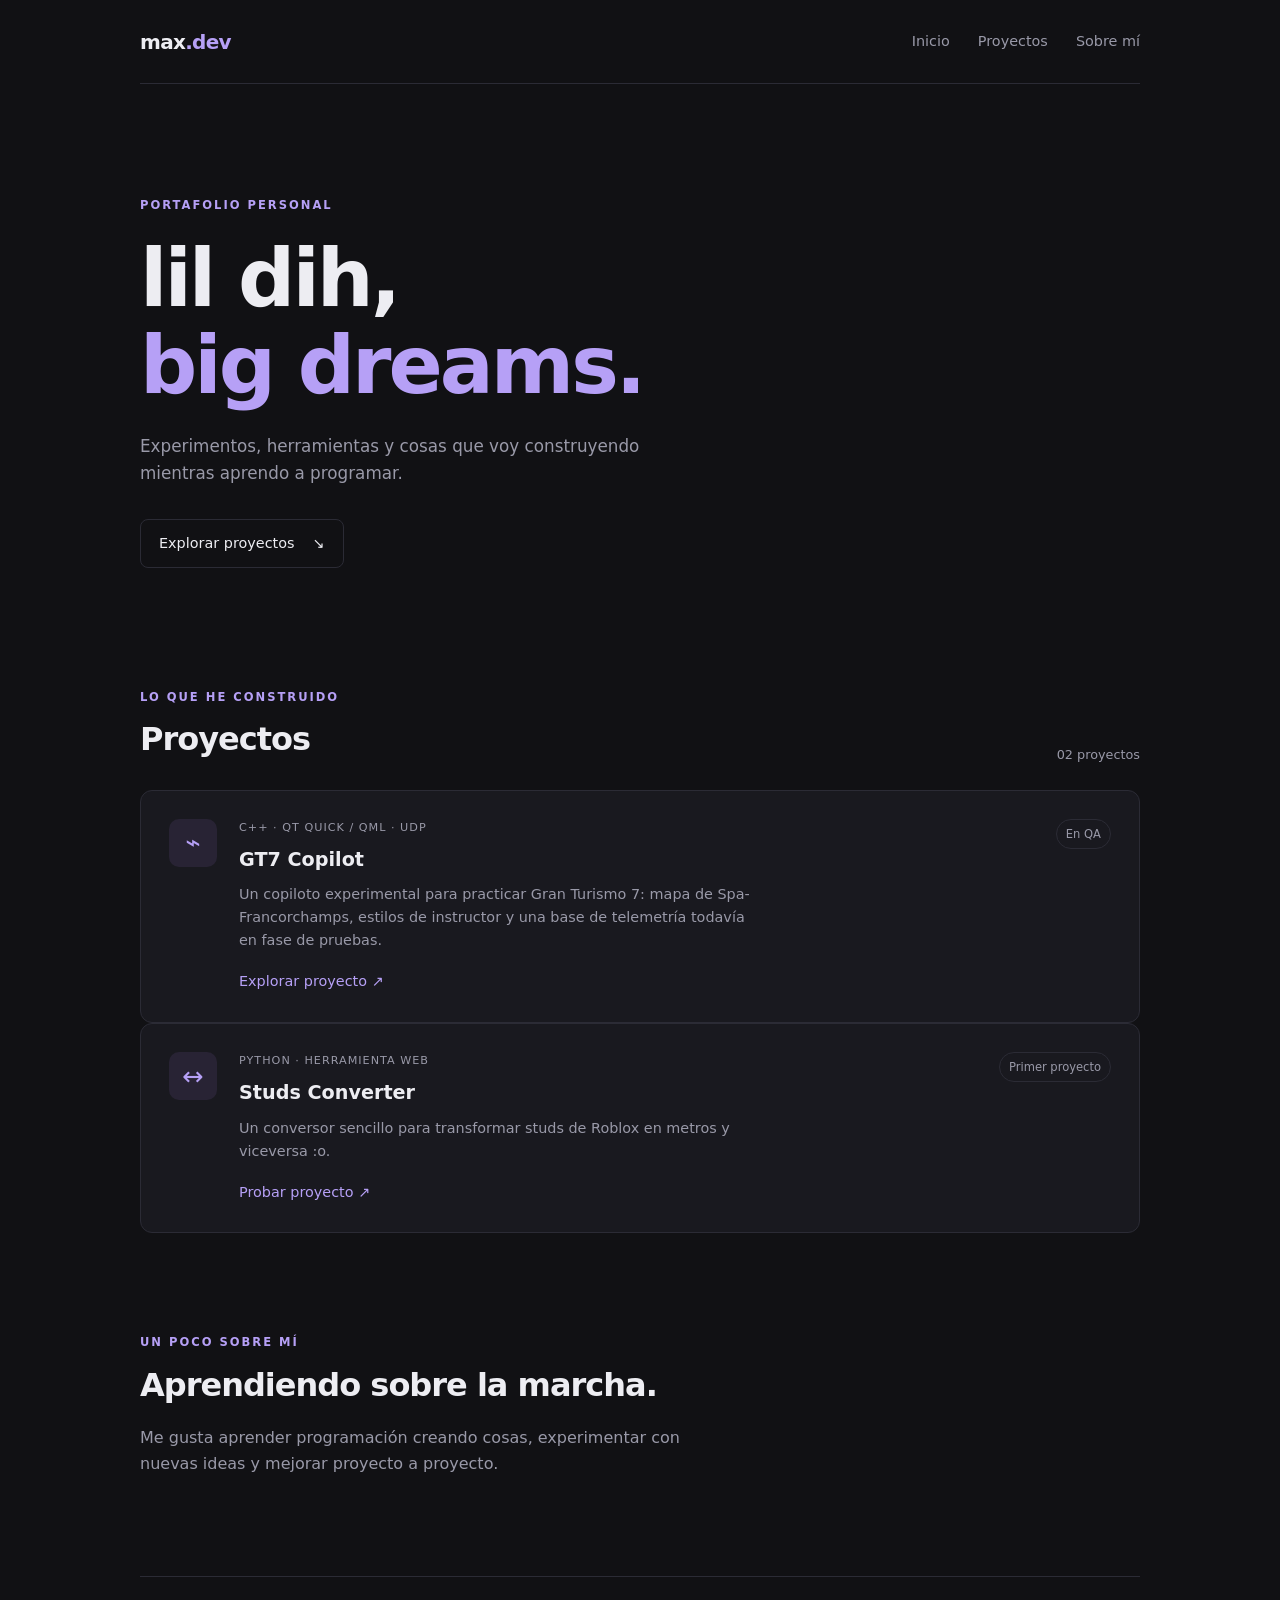
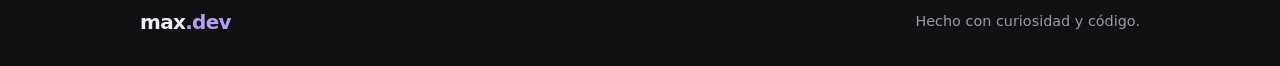
<file: index.html>
<!DOCTYPE html>
<html lang="es">
<head>
    <meta charset="UTF-8">
    <meta name="viewport" content="width=device-width, initial-scale=1.0">
    <meta name="description" content="Portafolio personal de programación y proyectos.">
    <title>max.dev — Portafolio</title>
    <link rel="stylesheet" href="style.css">
    <script src="script.js" defer></script>
</head>
<body>

    <header class="navbar">
        <a class="logo" href="#inicio">max<span>.dev</span></a>

        <nav aria-label="Navegación principal">
            <a href="#inicio">Inicio</a>
            <a href="#proyectos">Proyectos</a>
            <a href="#sobre-mi">Sobre mí</a>
        </nav>
    </header>

    <main>
        <section class="hero" id="inicio">
            <p class="eyebrow">PORTAFOLIO PERSONAL</p>

            <h1>lil dih,<br>
                <span>big dreams.</span>
            </h1>

            <p class="intro">
                Experimentos, herramientas y cosas que voy
                construyendo mientras aprendo a programar.
            </p>

            <a class="button" href="#proyectos">
                Explorar proyectos <span aria-hidden="true">↘</span>
            </a>
        </section>

        <section class="projects" id="proyectos">
            <div class="section-heading">
                <div>
                    <p class="eyebrow">LO QUE HE CONSTRUIDO</p>
                    <h2>Proyectos</h2>
                </div>
                <span class="project-count">02 proyectos</span>
            </div>

            <article class="project-card">
                <div class="project-icon" aria-hidden="true">⌁</div>

                <div class="project-info">
                    <p class="project-type">C++ · QT QUICK / QML · UDP</p>
                    <h3>GT7 Copilot</h3>
                    <p>
                        Un copiloto experimental para practicar Gran Turismo 7:
                        mapa de Spa-Francorchamps, estilos de instructor y una base
                        de telemetría todavía en fase de pruebas.
                    </p>
                    <a class="project-link" href="gt7-copilot.html">
                        Explorar proyecto <span aria-hidden="true">↗</span>
                    </a>
                </div>

                <span class="status">En QA</span>
            </article>

            <article class="project-card">
                <div class="project-icon" aria-hidden="true">↔</div>

                <div class="project-info">
                    <p class="project-type">PYTHON · HERRAMIENTA WEB</p>
                    <h3>Studs Converter</h3>
                    <p>
                        Un conversor sencillo para transformar
                        studs de Roblox en metros y viceversa :o.
                    </p>
                    <a class="project-link" href="conversor.html">
                        Probar proyecto <span aria-hidden="true">↗</span>
                    </a>
                </div>

                <span class="status">Primer proyecto</span>
            </article>
        </section>

        <section class="about" id="sobre-mi">
            <p class="eyebrow">UN POCO SOBRE MÍ</p>
            <h2>Aprendiendo sobre la marcha.</h2>
            <p>
                Me gusta aprender programación creando cosas,
                experimentar con nuevas ideas y mejorar proyecto
                a proyecto.
            </p>
        </section>
    </main>

    <footer>
        <a class="logo" href="#inicio">max<span>.dev</span></a>
        <p>Hecho con curiosidad y código.</p>
    </footer>

</body>
</html>
</file>
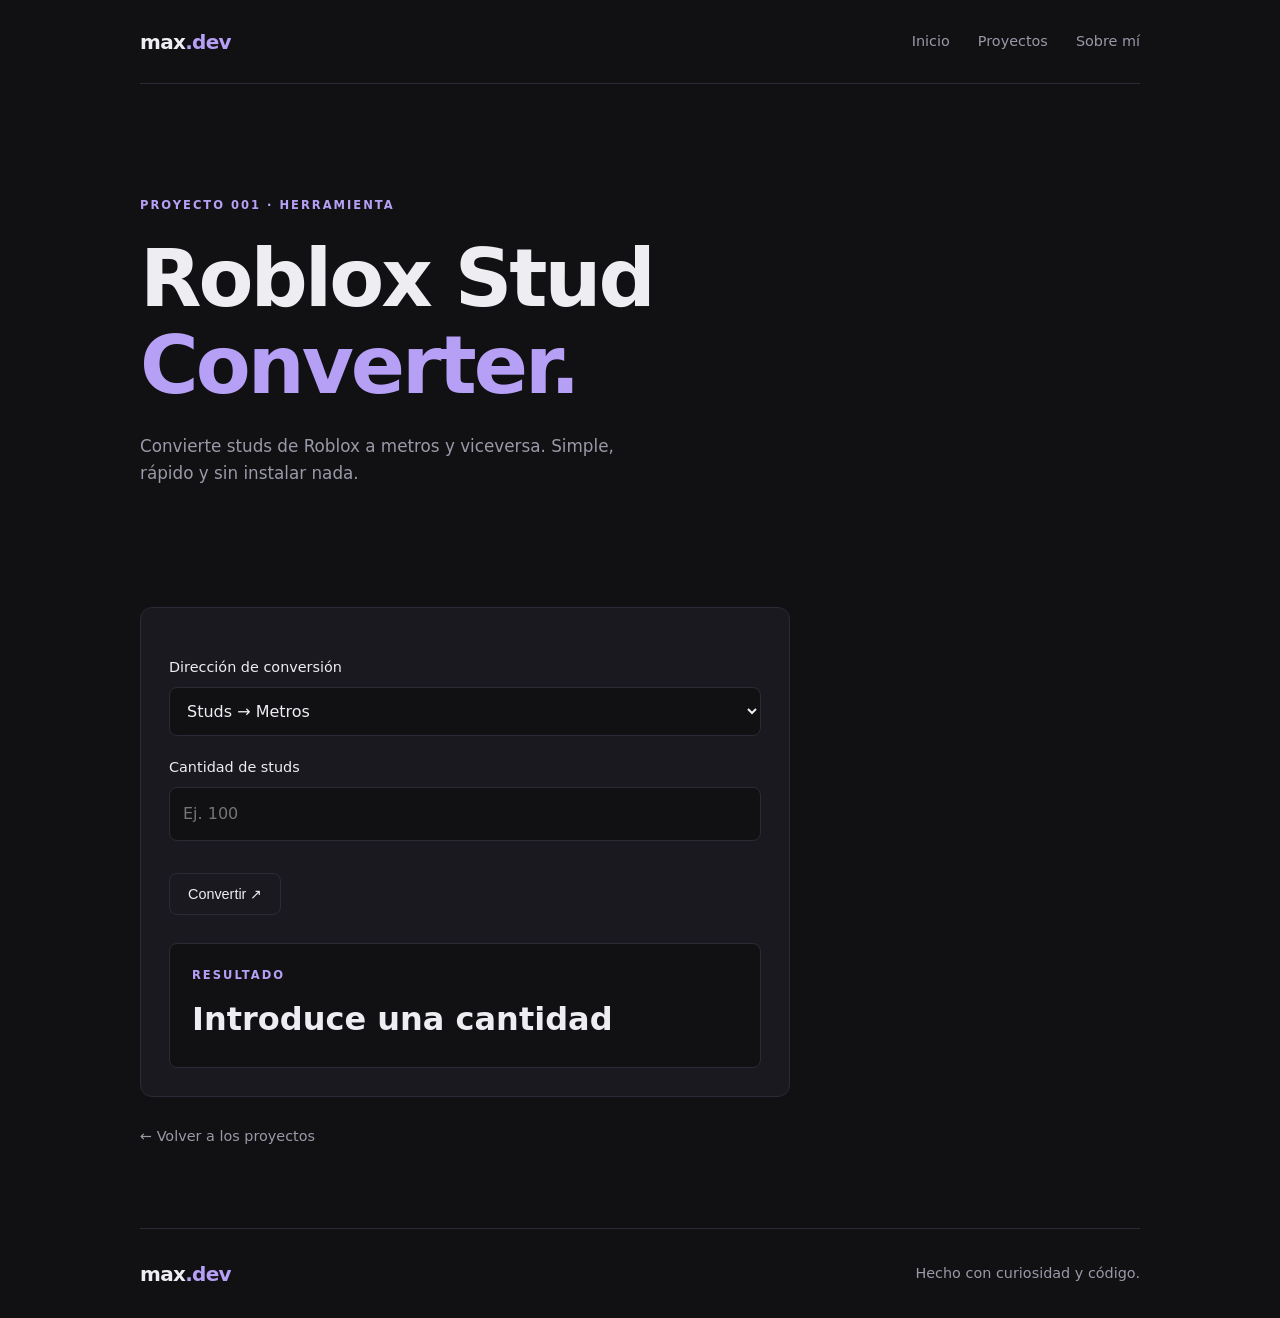
<file: conversor.html>
<!DOCTYPE html>
<html lang="es">
<head>
    <meta charset="UTF-8">
    <meta name="viewport" content="width=device-width, initial-scale=1.0">
    <title>Conversor de Studs — max.dev</title>
    <link rel="stylesheet" href="style.css">
    <script src="conversor.js" defer></script>
</head>
<body>

    <header class="navbar">
        <a class="logo" href="index.html">max<span>.dev</span></a>

        <nav aria-label="Navegación principal">
            <a href="index.html#inicio">Inicio</a>
            <a href="index.html#proyectos">Proyectos</a>
            <a href="index.html#sobre-mi">Sobre mí</a>
        </nav>
    </header>

    <main>
        <section class="hero">
            <p class="eyebrow">PROYECTO 001 · HERRAMIENTA</p>
            <h1>Roblox Stud <span>Converter.</span></h1>
            <p class="intro">
                Convierte studs de Roblox a metros y viceversa.
                Simple, rápido y sin instalar nada.
            </p>
        </section>

        <section class="converter project-card">
            <div class="project-info">
                <label for="modo">Dirección de conversión</label>
                <select id="modo">
                    <option value="studs">Studs → Metros</option>
                    <option value="metros">Metros → Studs</option>
                </select>

                <label for="cantidad" id="etiqueta-cantidad">
                    Cantidad de studs
                </label>
                <input
                    id="cantidad"
                    type="number"
                    min="0"
                    step="any"
                    placeholder="Ej. 100"
                >

                <button class="button" id="convertir" type="button">
                    Convertir ↗
                </button>

                <div class="result" aria-live="polite">
                    <p class="eyebrow">RESULTADO</p>
                    <output id="resultado">Introduce una cantidad</output>
                </div>
            </div>
        </section>

        <p class="back-link">
            <a href="index.html#proyectos">← Volver a los proyectos</a>
        </p>
    </main>

    <footer>
        <a class="logo" href="index.html">max<span>.dev</span></a>
        <p>Hecho con curiosidad y código.</p>
    </footer>

</body>
</html>
</file>
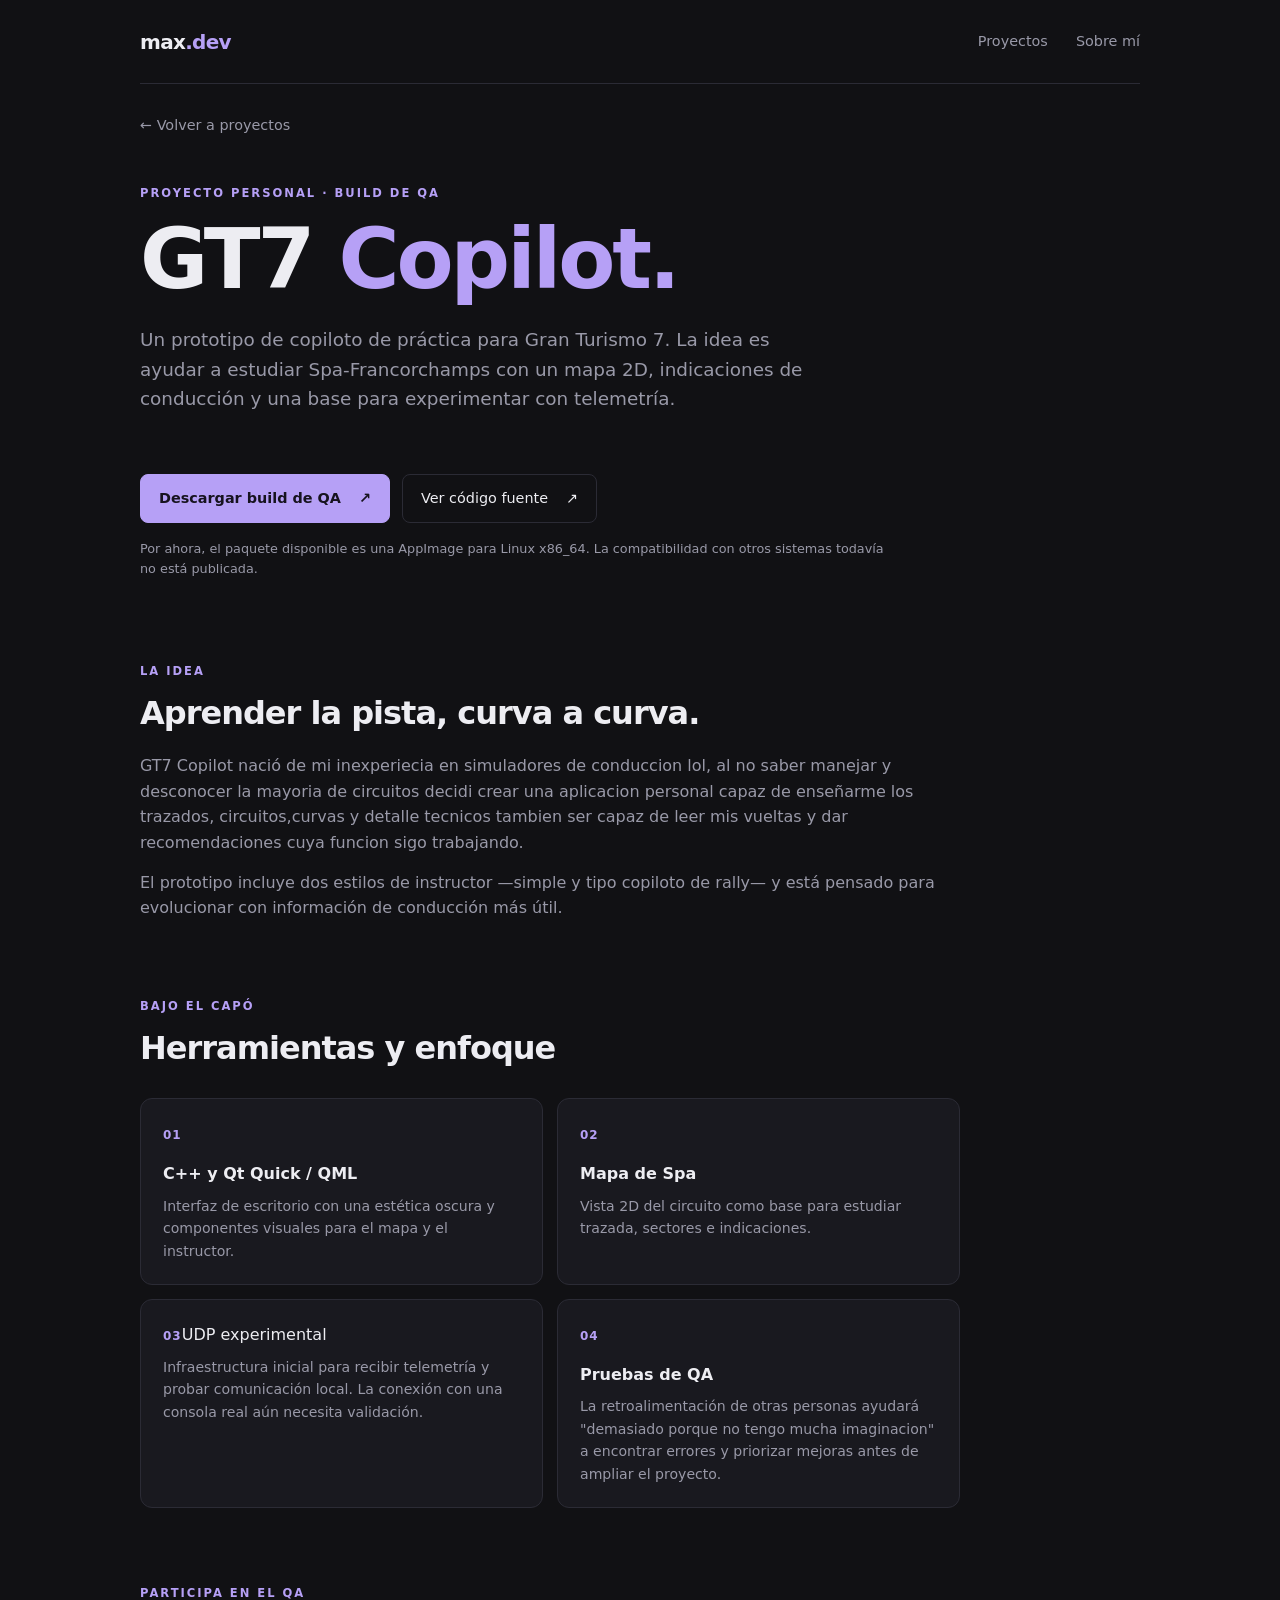
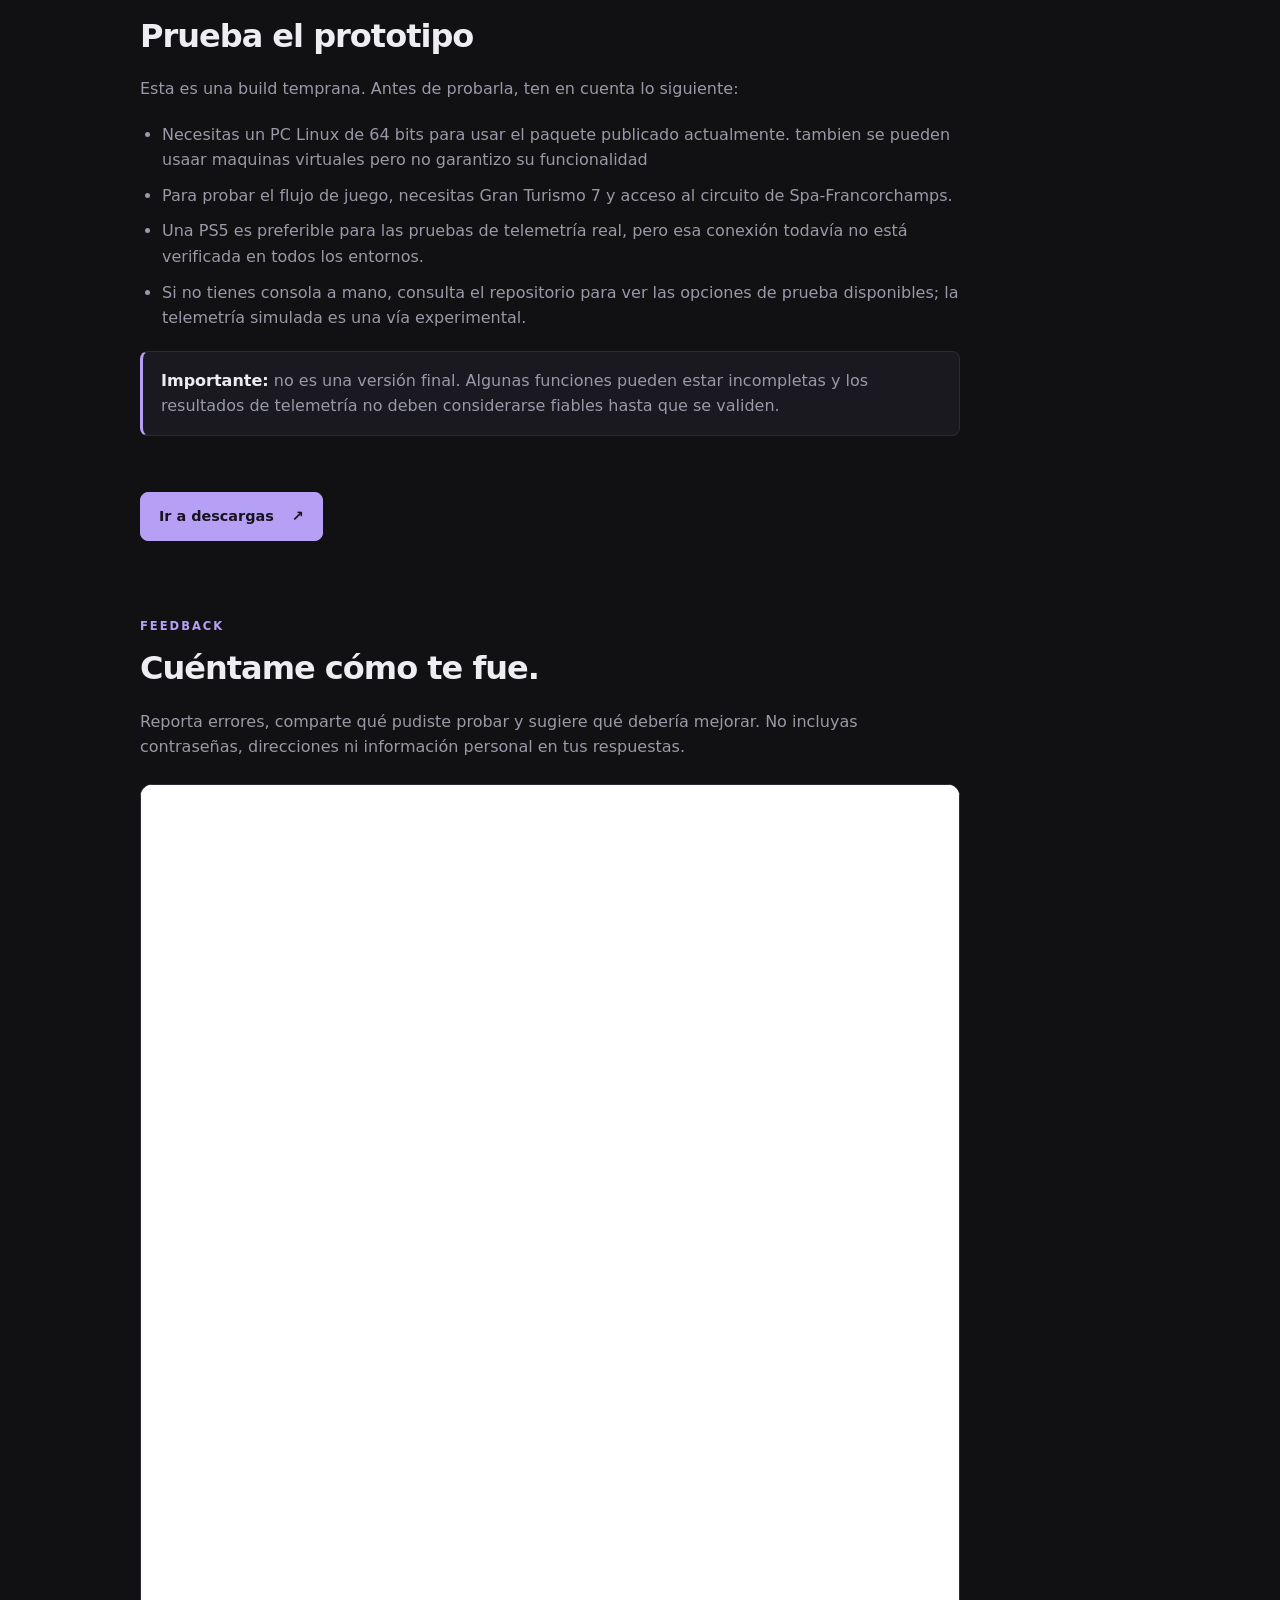
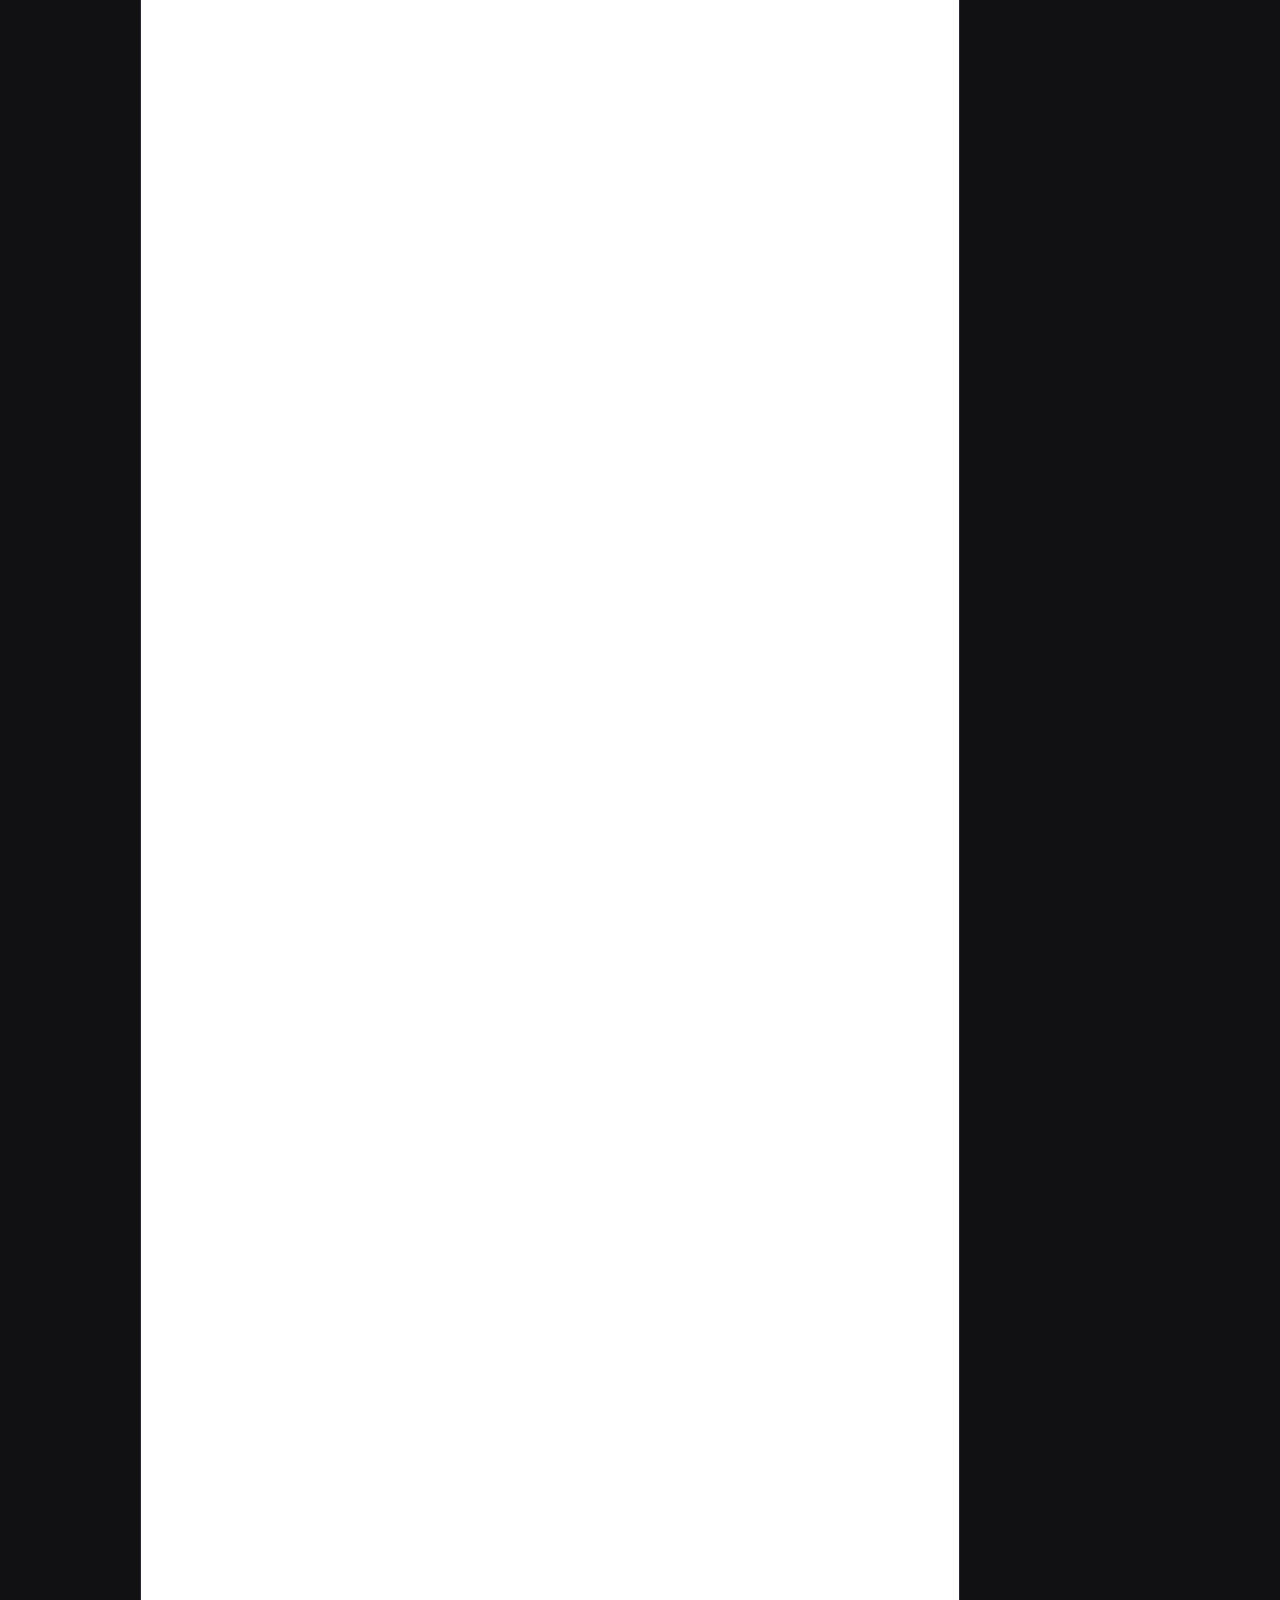
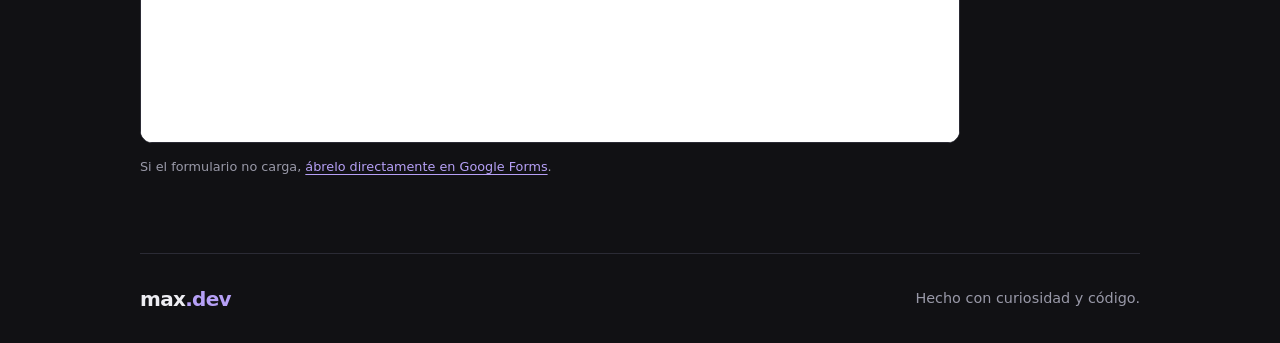
<file: gt7-copilot.html>
<!DOCTYPE html>
<html lang="es">
<head>
    <meta charset="UTF-8">
    <meta name="viewport" content="width=device-width, initial-scale=1.0">
    <meta name="description" content="GT7 Copilot: prototipo de copiloto de práctica para Gran Turismo 7, con mapa de Spa y telemetría experimental.">
    <title>GT7 Copilot — max.dev</title>
    <link rel="stylesheet" href="style.css">
</head>
<body>
    <header class="navbar">
        <a class="logo" href="index.html">max<span>.dev</span></a>
        <nav aria-label="Navegación principal">
            <a href="index.html#proyectos">Proyectos</a>
            <a href="index.html#sobre-mi">Sobre mí</a>
        </nav>
    </header>

    <main class="project-page">
        <a class="back-link" href="index.html#proyectos">← Volver a proyectos</a>

        <section class="project-hero">
            <p class="eyebrow">PROYECTO PERSONAL · BUILD DE QA</p>
            <h1>GT7 <span>Copilot.</span></h1>
            <p class="project-lead">
                Un prototipo de copiloto de práctica para Gran Turismo 7.
                La idea es ayudar a estudiar Spa-Francorchamps con un mapa 2D,
                indicaciones de conducción y una base para experimentar con telemetría.
            </p>
            <div class="project-actions">
                <a class="button button-primary" href="https://github.com/Maximzxx/GT7_copilot/releases/latest" target="_blank" rel="noopener noreferrer">
                    Descargar build de QA <span aria-hidden="true">↗</span>
                </a>
                <a class="button" href="https://github.com/Maximzxx/GT7_copilot" target="_blank" rel="noopener noreferrer">
                    Ver código fuente <span aria-hidden="true">↗</span>
                </a>
            </div>
            <p class="fine-print">Por ahora, el paquete disponible es una AppImage para Linux x86_64. La compatibilidad con otros sistemas todavía no está publicada.</p>
        </section>

        <section class="project-section">
            <p class="eyebrow">LA IDEA</p>
            <h2>Aprender la pista, curva a curva.</h2>
            <p>
                GT7 Copilot nació de mi inexperiecia en simuladores de conduccion lol, al no saber manejar y desconocer la mayoria de circuitos decidi crear una aplicacion personal
capaz de enseñarme los trazados, circuitos,curvas y detalle tecnicos tambien ser capaz de leer mis vueltas y dar recomendaciones cuya funcion sigo trabajando.
            </p>
            <p>
                El prototipo incluye dos estilos de instructor —simple y tipo copiloto de rally—
                y está pensado para evolucionar con información de conducción más útil.
            </p>
        </section>

        <section class="project-section">
            <p class="eyebrow">BAJO EL CAPÓ</p>
            <h2>Herramientas y enfoque</h2>
            <div class="feature-grid">
                <article class="feature-card">
                    <span class="feature-index">01</span>
                    <h3>C++ y Qt Quick / QML</h3>
                    <p>Interfaz de escritorio con una estética oscura y componentes visuales para el mapa y el instructor.</p>
                </article>
                <article class="feature-card">
                    <span class="feature-index">02</span>
                    <h3>Mapa de Spa</h3>
                    <p>Vista 2D del circuito como base para estudiar trazada, sectores e indicaciones.</p>
                </article>
                <article class="feature-card">
                    <span class="feature-index">03</span 
                    <h3>UDP experimental</h3>
                    <p>Infraestructura inicial para recibir telemetría y probar comunicación local. La conexión con una consola real aún necesita validación.</p>
                </article>
                <article class="feature-card">
                    <span class="feature-index">04</span>
                    <h3>Pruebas de QA</h3>
                    <p>La retroalimentación de otras personas ayudará "demasiado porque no tengo mucha imaginacion" a encontrar errores y priorizar mejoras antes de ampliar el proyecto.</p>
                </article>
            </div>
        </section>

        <section class="project-section qa-section">
            <p class="eyebrow">PARTICIPA EN EL QA</p>
            <h2>Prueba el prototipo</h2>
            <p>Esta es una build temprana. Antes de probarla, ten en cuenta lo siguiente:</p>
            <ul class="qa-list">
                <li>Necesitas un PC Linux de 64 bits para usar el paquete publicado actualmente. tambien se pueden usaar maquinas virtuales pero no garantizo su funcionalidad </li>
                <li>Para probar el flujo de juego, necesitas Gran Turismo 7 y acceso al circuito de Spa-Francorchamps.</li>
                <li>Una PS5 es preferible para las pruebas de telemetría real, pero esa conexión todavía no está verificada en todos los entornos.</li>
                <li>Si no tienes consola a mano, consulta el repositorio para ver las opciones de prueba disponibles; la telemetría simulada es una vía experimental.</li>
            </ul>
            <p class="notice"><strong>Importante:</strong> no es una versión final. Algunas funciones pueden estar incompletas y los resultados de telemetría no deben considerarse fiables hasta que se validen.</p>
            <a class="button button-primary" href="https://github.com/Maximzxx/GT7_copilot/releases/latest" target="_blank" rel="noopener noreferrer">
                Ir a descargas <span aria-hidden="true">↗</span>
            </a>
        </section>

        <section class="project-section feedback-section" id="feedback">
            <p class="eyebrow">FEEDBACK</p>
            <h2>Cuéntame cómo te fue.</h2>
            <p>Reporta errores, comparte qué pudiste probar y sugiere qué debería mejorar. No incluyas contraseñas, direcciones ni información personal en tus respuestas.</p>
            <div class="form-frame">
                <iframe
                    src="https://docs.google.com/forms/d/e/1FAIpQLScr6v-IrEC3ikQ2Bd7rhN263sicwW2VqA73PS_24F5FibOwGA/viewform?embedded=true"
                    title="Formulario de feedback de GT7 Copilot"
                    loading="lazy"
                    width="640"
                    height="2557"
                    frameborder="0"
                    marginheight="0"
                    marginwidth="0">Cargando…</iframe>
            </div>
            <p class="fine-print">Si el formulario no carga, <a class="inline-link" href="https://docs.google.com/forms/d/e/1FAIpQLScr6v-IrEC3ikQ2Bd7rhN263sicwW2VqA73PS_24F5FibOwGA/viewform" target="_blank" rel="noopener noreferrer">ábrelo directamente en Google Forms</a>.</p>
        </section>
    </main>

    <footer>
        <a class="logo" href="index.html">max<span>.dev</span></a>
        <p>Hecho con curiosidad y código.</p>
    </footer>
</body>
</html>
</file>
<file: style.css>
:root {
    color-scheme: dark;
    --background: #111114;
    --surface: #19191f;
    --text: #ededf2;
    --muted: #9999a8;
    --accent: #b6a0f6;
    --border: #2b2b35;
}

* {
    box-sizing: border-box;
    margin: 0;
    padding: 0;
}

html {
    scroll-behavior: smooth;
}

body {
    background: var(--background);
    color: var(--text);
    font-family: system-ui, sans-serif;
    line-height: 1.6;
}

a {
    color: inherit;
    text-decoration: none;
}

.navbar,
footer {
    width: min(100% - 48px, 1000px);
    margin-inline: auto;
    display: flex;
    align-items: center;
    justify-content: space-between;
}

.navbar {
    min-height: 84px;
    border-bottom: 1px solid var(--border);
}

.logo {
    font-size: 1.25rem;
    font-weight: 750;
    letter-spacing: -0.7px;
}

.logo span,
.hero h1 span {
    color: var(--accent);
}

nav {
    display: flex;
    gap: 28px;
}

nav a,
footer p {
    color: var(--muted);
    font-size: 0.9rem;
}

nav a:hover,
.project-link:hover {
    color: var(--accent);
}

main {
    width: min(100% - 48px, 1000px);
    margin-inline: auto;
}

.hero {
    padding: 112px 0 120px;
    max-width: 720px;
}

.eyebrow {
    color: var(--accent);
    font-size: 0.72rem;
    font-weight: 700;
    letter-spacing: 2px;
}

.hero h1 {
    margin-top: 22px;
    font-size: clamp(2.7rem, 7vw, 5rem);
    line-height: 1.08;
    letter-spacing: -3px;
}

.intro {
    max-width: 510px;
    margin-top: 24px;
    color: var(--muted);
    font-size: 1.05rem;
}

.button {
    display: inline-flex;
    align-items: center;
    gap: 18px;
    margin-top: 32px;
    padding: 12px 18px;
    border: 1px solid var(--border);
    border-radius: 8px;
    font-size: 0.9rem;
    transition: border-color 0.2s;
}

.button:hover {
    border-color: var(--accent);
}

.projects {
    padding-bottom: 100px;
}

.section-heading {
    display: flex;
    align-items: end;
    justify-content: space-between;
    margin-bottom: 24px;
}

h2 {
    margin-top: 8px;
    font-size: 2rem;
    letter-spacing: -1px;
}

.project-count {
    color: var(--muted);
    font-size: 0.8rem;
}

.project-card {
    display: flex;
    align-items: flex-start;
    gap: 22px;
    padding: 28px;
    background: var(--surface);
    border: 1px solid var(--border);
    border-radius: 12px;
}

.project-icon {
    display: grid;
    place-items: center;
    flex-shrink: 0;
    width: 48px;
    height: 48px;
    background: #282334;
    border-radius: 10px;
    color: var(--accent);
    font-size: 1.6rem;
}

.project-info {
    flex: 1;
}

.project-type {
    color: var(--muted);
    font-size: 0.7rem;
    letter-spacing: 1px;
}

.project-info h3 {
    margin: 8px 0;
    font-size: 1.2rem;
}

.project-info > p:not(.project-type) {
    max-width: 520px;
    color: var(--muted);
    font-size: 0.9rem;
}

.project-link {
    display: inline-block;
    margin-top: 18px;
    color: var(--accent);
    font-size: 0.9rem;
}

.status {
    padding: 5px 9px;
    border: 1px solid var(--border);
    border-radius: 20px;
    color: var(--muted);
    font-size: 0.72rem;
    white-space: nowrap;
}

.about {
    max-width: 600px;
    padding-bottom: 100px;
}

.about > p:last-child {
    margin-top: 14px;
    color: var(--muted);
}

footer {
    min-height: 90px;
    border-top: 1px solid var(--border);
}

@media (max-width: 600px) {
    .navbar,
    footer {
        width: calc(100% - 32px);
    }

    main {
        width: calc(100% - 32px);
    }

    .navbar {
        min-height: 72px;
    }

    nav {
        gap: 14px;
    }

    nav a {
        font-size: 0.78rem;
    }

    .hero {
        padding: 85px 0 95px;
    }

    .hero h1 {
        letter-spacing: -1.8px;
    }

    .project-card {
        flex-wrap: wrap;
        gap: 16px;
        padding: 20px;
    }

    .project-info {
        flex-basis: calc(100% - 64px);
    }

    .status {
        margin-left: 64px;
    }

    .section-heading {
        gap: 12px;
    }

    .project-count {
        font-size: 0.7rem;
    }
}

/* Conversor */

.converter {
    max-width: 650px;
    margin-bottom: 28px;
}

.converter .project-info {
    width: 100%;
}

.converter label {
    display: block;
    margin: 20px 0 8px;
    font-size: 0.9rem;
}

.converter select,
.converter input {
    display: block;
    width: 100%;
    padding: 13px;
    color: var(--text);
    background: var(--background);
    border: 1px solid var(--border);
    border-radius: 8px;
    font: inherit;
}

.converter select:focus,
.converter input:focus {
    outline: 1px solid var(--accent);
}

.converter .button {
    color: var(--text);
    background: transparent;
    cursor: pointer;
}

.result {
    margin-top: 28px;
    padding: 22px;
    background: var(--background);
    border: 1px solid var(--border);
    border-radius: 8px;
}

.result output {
    display: block;
    margin-top: 10px;
    font-size: clamp(1.5rem, 5vw, 2rem);
    font-weight: 700;
    overflow-wrap: anywhere;
}

.back-link {
    margin: 0 0 80px;
    color: var(--muted);
    font-size: 0.9rem;
}

.back-link a:hover {
    color: var(--accent);
}


/* GT7 Copilot project page */
.project-page {
    padding-top: 28px;
}

.project-hero {
    max-width: 760px;
    padding: 46px 0 82px;
}

.project-hero h1 {
    margin-top: 14px;
    font-size: clamp(2.8rem, 8vw, 5.2rem);
    line-height: 1.05;
    letter-spacing: -3px;
}

.project-hero h1 span {
    color: var(--accent);
}

.project-lead {
    max-width: 680px;
    margin-top: 22px;
    color: var(--muted);
    font-size: clamp(1rem, 2.5vw, 1.15rem);
}

.project-actions {
    display: flex;
    flex-wrap: wrap;
    gap: 12px;
    margin-top: 28px;
}

.button-primary {
    background: var(--accent);
    color: #17131f;
    border-color: var(--accent);
    font-weight: 700;
}

.button-primary:hover {
    background: #c9b9fb;
    border-color: #c9b9fb;
}

.fine-print {
    margin-top: 16px;
    color: var(--muted);
    font-size: 0.8rem;
}

.project-section {
    max-width: 820px;
    padding: 0 0 76px;
}

.project-section > p:not(.eyebrow) {
    margin-top: 14px;
    color: var(--muted);
}

.project-section h2 {
    margin-bottom: 12px;
}

.feature-grid {
    display: grid;
    grid-template-columns: repeat(2, minmax(0, 1fr));
    gap: 14px;
    margin-top: 24px;
}

.feature-card {
    min-height: 170px;
    padding: 22px;
    background: var(--surface);
    border: 1px solid var(--border);
    border-radius: 12px;
}

.feature-index {
    color: var(--accent);
    font-size: 0.75rem;
    font-weight: 700;
    letter-spacing: 1px;
}

.feature-card h3 {
    margin-top: 14px;
    font-size: 1rem;
}

.feature-card p {
    margin-top: 8px;
    color: var(--muted);
    font-size: 0.88rem;
}

.qa-list {
    display: grid;
    gap: 10px;
    margin: 20px 0;
    padding-left: 22px;
    color: var(--muted);
}

.notice {
    margin: 24px 0;
    padding: 16px 18px;
    border: 1px solid var(--border);
    border-left: 3px solid var(--accent);
    border-radius: 8px;
    background: var(--surface);
}

.notice strong {
    color: var(--text);
}

.form-frame {
    margin-top: 24px;
    overflow: hidden;
    border: 1px solid var(--border);
    border-radius: 12px;
    background: white;
}

.form-frame iframe {
    display: block;
    width: 100%;
    max-width: 100%;
    min-height: 2557px;
    border: 0;
    background: white;
}

.inline-link {
    color: var(--accent);
    text-decoration: underline;
    text-underline-offset: 3px;
}

@media (max-width: 600px) {
    .project-hero {
        padding: 32px 0 62px;
    }

    .project-hero h1 {
        letter-spacing: -1.8px;
    }

    .project-actions {
        align-items: stretch;
        flex-direction: column;
    }

    .project-actions .button {
        justify-content: space-between;
    }

    .feature-grid {
        grid-template-columns: 1fr;
    }

    .feature-card {
        min-height: auto;
    }

    .form-frame iframe {
        min-height: 2557px;
    }
}
</file>
